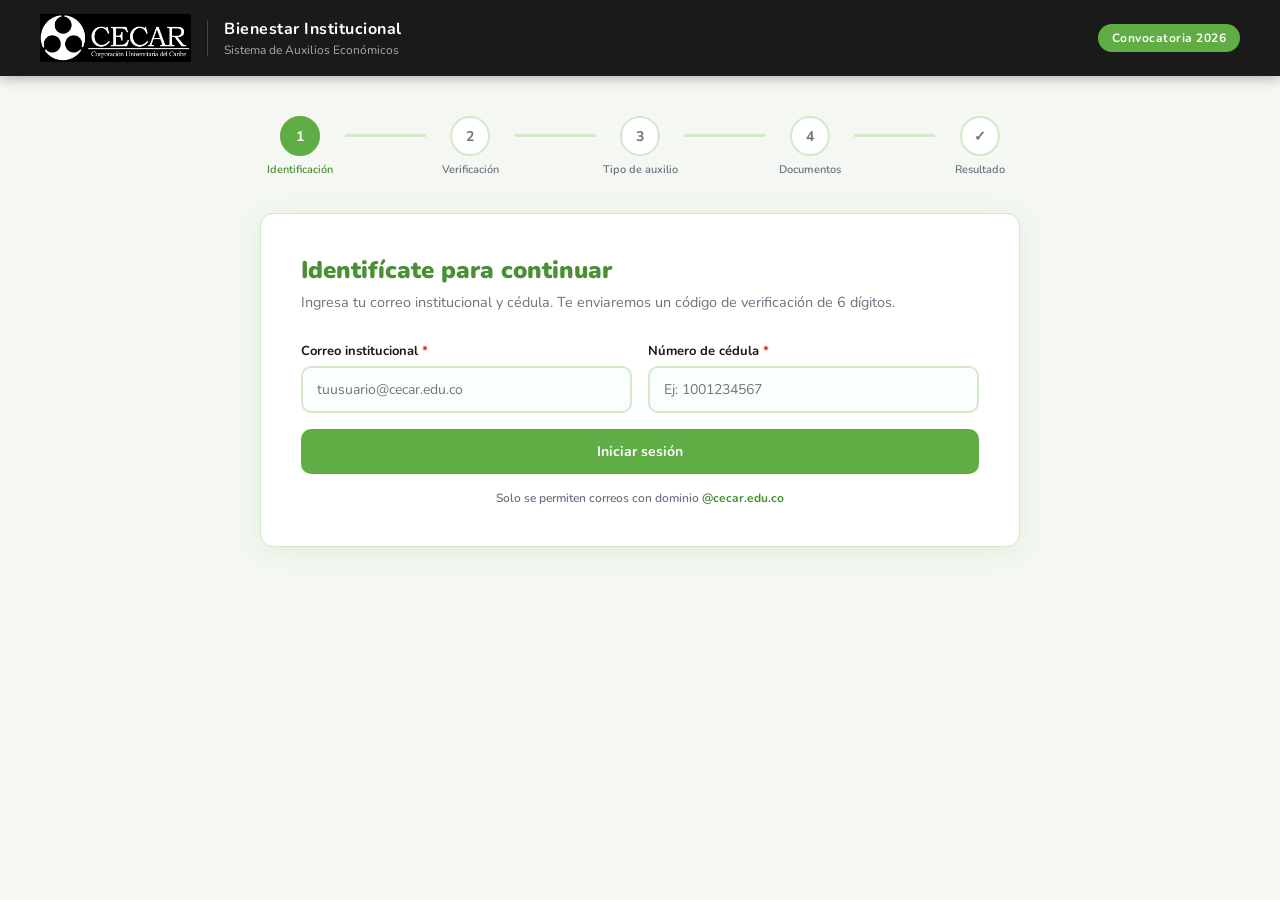
<file: index.html>
<!DOCTYPE html>
<html lang="es">
<head>
<meta charset="UTF-8">
<meta name="viewport" content="width=device-width, initial-scale=1.0">
<title>Auxilios Económicos — CECAR</title>
<link rel="stylesheet" href="css/index.css">
</head>
<body>

<header>
  <img class="header-logo" src="[data-uri]" alt="CECAR">
  <div class="header-divider"></div>
  <div class="header-info">
    <h1>Bienestar Institucional</h1>
    <p>Sistema de Auxilios Económicos</p>
  </div>
  <div class="header-badge">Convocatoria 2026</div>
</header>

<div class="loader-overlay" id="loaderOverlay">
  <div class="loader-box">
    <div class="spinner"></div>
    <p class="loader-texto" id="loaderTexto">Procesando…</p>
  </div>
</div>

<main>

  <div class="convocatoria-cerrada hidden" id="bannerCerrada">
    <div class="icono">🔒</div>
    <h2>Convocatoria cerrada</h2>
    <p>La convocatoria de auxilios económicos no está abierta en este momento.</p>
    <div class="proxima-fecha" id="proximaFechaBox" style="display:none;">
      <strong id="proximaFechaTexto"></strong>
    </div>
  </div>

  <div class="stepper" id="stepperContainer">
    <div class="step active" id="step1"><div class="step-circle">1</div><div class="step-label">Identificación</div></div>
    <div class="step-line" id="line1"></div>
    <div class="step" id="step2"><div class="step-circle">2</div><div class="step-label">Verificación</div></div>
    <div class="step-line" id="line2"></div>
    <div class="step" id="step3"><div class="step-circle">3</div><div class="step-label">Tipo de auxilio</div></div>
    <div class="step-line" id="line3"></div>
    <div class="step" id="step4"><div class="step-circle">4</div><div class="step-label">Documentos</div></div>
    <div class="step-line" id="line4"></div>
    <div class="step" id="step5"><div class="step-circle">✓</div><div class="step-label">Resultado</div></div>
  </div>

  <!-- PASO 1 -->
  <div class="card" id="panelLogin">
    <h2 class="card-title">Identifícate para continuar</h2>
    <p class="card-sub">Ingresa tu correo institucional y cédula. Te enviaremos un código de verificación de 6 dígitos.</p>
    <div id="alertaLogin"></div>
    <div class="form-row">
      <div>
        <label for="correo">Correo institucional <span class="req">*</span></label>
        <input type="email" id="correo" placeholder="tuusuario@cecar.edu.co" autocomplete="email">
      </div>
      <div>
        <label for="cedula">Número de cédula <span class="req">*</span></label>
        <input type="text" id="cedula" placeholder="Ej: 1001234567" autocomplete="off" maxlength="15">
      </div>
    </div>
    <button class="btn btn-primary btn-full" onclick="enviarCodigo()">Iniciar sesión</button>
    
    <p style="margin-top:16px;font-size:12px;color:var(--gris);text-align:center;font-weight:600;">Solo se permiten correos con dominio <strong style="color:var(--verde-oscuro);">@cecar.edu.co</strong></p>
  </div>

  <!-- PASO 2 OTP -->
  <div class="card hidden" id="panelOTP">
    <h2 class="card-title">Verificación de identidad</h2>
    <p class="card-sub">Ingresa el código de 6 dígitos enviado a tu correo institucional.</p>
    <div id="alertaOTP"></div>
    <p class="correo-enviado-a">Código enviado a <strong id="correoDestino"></strong></p>
    <div class="otp-container">
      <input class="otp-input" id="otp0" maxlength="1" type="text" inputmode="numeric" oninput="moverOTP(this,0)" onkeydown="retrocederOTP(event,0)">
      <input class="otp-input" id="otp1" maxlength="1" type="text" inputmode="numeric" oninput="moverOTP(this,1)" onkeydown="retrocederOTP(event,1)">
      <input class="otp-input" id="otp2" maxlength="1" type="text" inputmode="numeric" oninput="moverOTP(this,2)" onkeydown="retrocederOTP(event,2)">
      <input class="otp-input" id="otp3" maxlength="1" type="text" inputmode="numeric" oninput="moverOTP(this,3)" onkeydown="retrocederOTP(event,3)">
      <input class="otp-input" id="otp4" maxlength="1" type="text" inputmode="numeric" oninput="moverOTP(this,4)" onkeydown="retrocederOTP(event,4)">
      <input class="otp-input" id="otp5" maxlength="1" type="text" inputmode="numeric" oninput="moverOTP(this,5)" onkeydown="retrocederOTP(event,5)">
    </div>
    <p class="timer" id="timerTexto">Expira en: <strong id="timerCuenta">10:00</strong></p>
    <div style="margin-top:20px;display:flex;flex-direction:column;gap:10px;">
      <button class="btn btn-primary btn-full" id="btnVerificar" onclick="verificarCodigo()" disabled>✅ Verificar código</button>
      <button class="btn-link" onclick="reenviarCodigo()">¿No recibiste el código? Reenviar</button>
      <button class="btn-link" onclick="volverALogin()">← Cambiar correo o cédula</button>
    </div>
  </div>

  <!-- PASO 3 -->
  <div class="card hidden" id="panelTipoAuxilio">
    <div class="token-info" id="tokenInfo">🔑 Sesión activa · token válido por 24 horas</div>
    <h2 class="card-title">Selecciona el tipo de auxilio</h2>
    <p class="card-sub">Solo puedes solicitar <strong>un tipo de auxilio</strong>. Selecciona el que corresponde a tu situación.</p>
    <div id="alertaTipo"></div>
    <div class="auxilio-grid" id="auxilioGrid"></div>
    <div style="margin-top:24px;display:flex;justify-content:flex-end;">
      <button class="btn btn-primary" id="btnContinuarTipo" onclick="continuarATipo()" disabled>Continuar →</button>
    </div>
  </div>

  <!-- PASO 4 -->
  <div class="card hidden" id="panelArchivo">
    <h2 class="card-title">Carga tus documentos</h2>
    <p class="card-sub">Sube el formulario <strong>F-BI-011</strong> y opcionalmente una carta de solicitud.</p>
    <div id="alertaArchivo"></div>
    <div class="intentos-bar">
      <div class="intento-dot disponible" id="dot1"></div>
      <div class="intento-dot disponible" id="dot2"></div>
      <span class="intentos-texto">2 intentos disponibles</span>
    </div>
    <div class="alerta alerta-info">
      <span>ℹ️</span>
      <div>
        <strong>Requisitos del formulario:</strong>
        <ul style="margin-top:6px;padding-left:16px;font-size:12.5px;">
          <li>Todos los campos obligatorios deben estar diligenciados</li>
          <li>Promedio mínimo: <strong>3.7</strong> (Auxilio Especial requiere <strong>4.0</strong> y mínimo semestre 6)</li>
          <li>Marcar <strong>exactamente una</strong> opción en cada sección de selección</li>
          <li>Debe incluir firma del estudiante</li>
        </ul>
      </div>
    </div>
    <span class="upload-label">Formulario F-BI-011 <span style="color:var(--error);">*</span> <span>(analizado por el agente IA)</span></span>
    <div class="upload-zone" id="uploadZone" onclick="document.getElementById('archivoInput').click()" ondragover="dragOver(event)" ondragleave="dragLeave(event)" ondrop="dropFile(event)">
      <div class="upload-icon">📄</div>
      <div class="upload-text"><strong>Haz clic</strong> o arrastra el formulario aquí</div>
      <div class="upload-text" style="font-size:12px;margin-top:4px;">Solo PDF · Máximo 10MB</div>
      <div class="file-info hidden" id="fileInfo"></div>
    </div>
    <input type="file" id="archivoInput" accept="application/pdf" style="display:none" onchange="archivoSeleccionado(this)">
    <hr class="divider">
    <span class="upload-label">Carta de solicitud <span>(opcional — no analizada por el agente)</span></span>
    <div class="upload-zone" id="uploadZonaCarta" onclick="document.getElementById('cartaInput').click()" ondragover="dragOverCarta(event)" ondragleave="dragLeaveCarta(event)" ondrop="dropCarta(event)">
      <div class="upload-icon">✉️</div>
      <div class="upload-text"><strong>Haz clic</strong> o arrastra la carta aquí</div>
      <div class="upload-text" style="font-size:12px;margin-top:4px;">Solo PDF · Máximo 10MB · Se adjunta al correo sin validación</div>
      <div class="file-info hidden" id="cartaInfo"></div>
    </div>
    <input type="file" id="cartaInput" accept="application/pdf" style="display:none" onchange="cartaSeleccionada(this)">
    <div style="margin-top:24px;display:flex;justify-content:space-between;align-items:center;">
      <button class="btn btn-outline" onclick="volverATipoAuxilio()">← Volver</button>
      <button class="btn btn-naranja" id="btnEnviar" onclick="enviarFormulario()" disabled>🤖 Validar y enviar con IA</button>
    </div>
  </div>

  <!-- PASO 5 -->
  <div class="card hidden" id="panelResultado">
    <div class="resultado" id="contenidoResultado"></div>
    <div style="text-align:center;margin-top:20px;">
      <button class="btn btn-outline" onclick="reiniciar()">Volver al inicio</button>
    </div>
  </div>

</main>
<script src="js/index.js"></script>
</body>
</html>
</file>
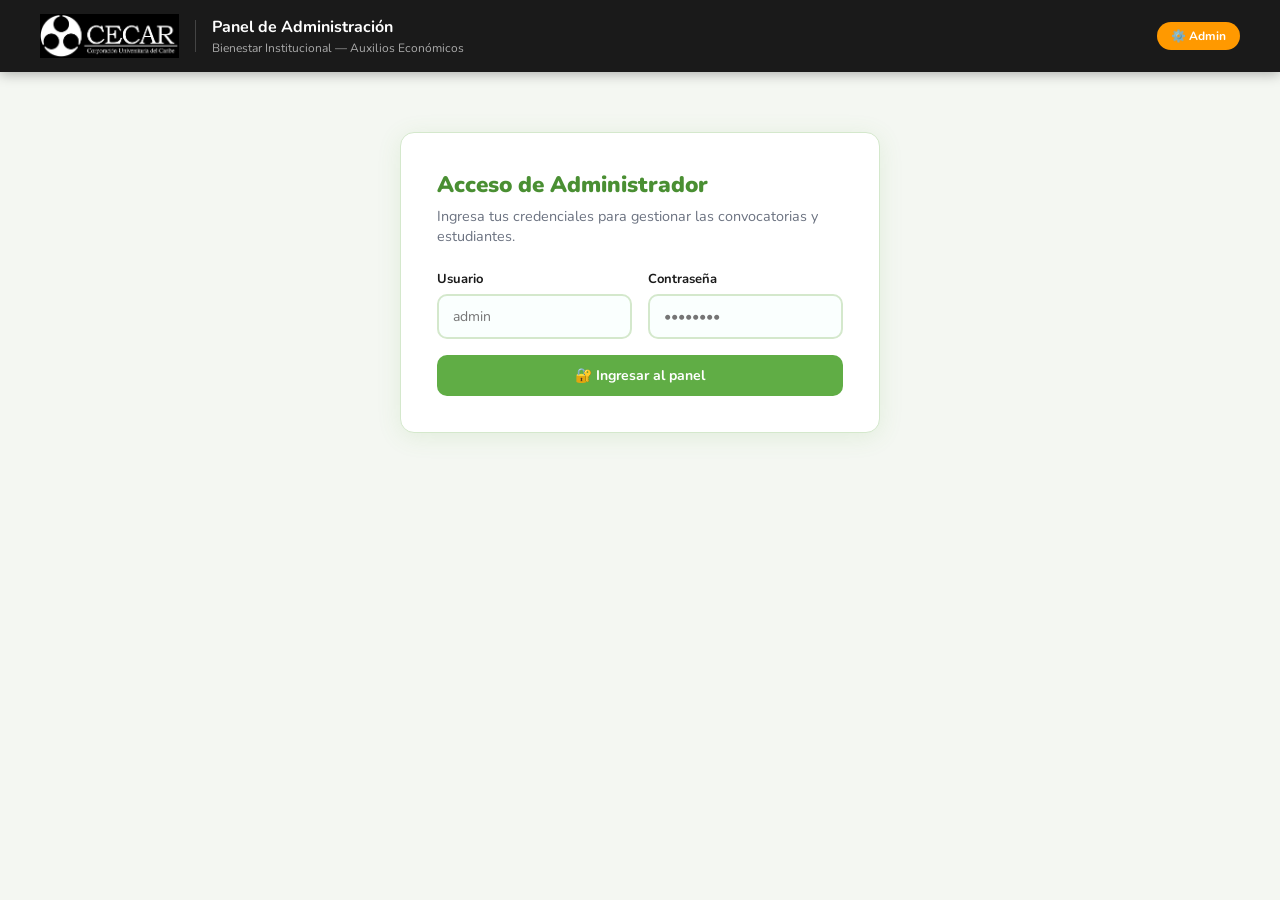
<file: admin.html>
<!DOCTYPE html>
<html lang="es">
<head>
<meta charset="UTF-8">
<meta name="viewport" content="width=device-width, initial-scale=1.0">
<title>Panel Admin — Auxilios CECAR</title>
<link rel="stylesheet" href="css/admin.css">

</head>
<body>
<header>
  <img class="header-logo" src="[data-uri]" alt="CECAR">
  <div class="header-divider"></div>
  <div class="header-info">
    <h1>Panel de Administración</h1>
    <p>Bienestar Institucional — Auxilios Económicos</p>
  </div>
  <div class="header-badge">⚙️ Admin</div>
</header>

<main>
  <!-- LOGIN -->
  <div id="panelLogin" class="card" style="max-width:480px;margin:60px auto;">
    <h2 class="card-title">Acceso de Administrador</h2>
    <p class="card-sub">Ingresa tus credenciales para gestionar las convocatorias y estudiantes.</p>
    <div id="alertaLogin"></div>
    <div class="form-row">
      <div><label>Usuario</label><input type="text" id="inputUsuario" placeholder="admin" autocomplete="off"></div>
      <div><label>Contraseña</label><input type="password" id="inputPassword" placeholder="••••••••"></div>
    </div>
    <button class="btn btn-primary btn-full" onclick="login()">🔐 Ingresar al panel</button>
  </div>

  <!-- PANEL PRINCIPAL -->
  <div id="panelAdmin" class="hidden">
    <div id="estadoBanner" class="estado-banner banner-cerrada">
      <div class="banner-icon" id="bannerIcon">🔴</div>
      <div class="banner-texto"><h3 id="bannerTitulo">Convocatoria CERRADA</h3><p id="bannerDesc">No hay convocatoria activa.</p></div>
      <div style="margin-left:auto;"><button class="btn btn-outline" onclick="cerrarSesion()">Cerrar sesión</button></div>
    </div>

    <div class="stats-grid">
      <div class="stat-card"><div class="stat-numero" id="statTotal">-</div><div class="stat-label">Total solicitudes</div></div>
      <div class="stat-card" style="border-top-color:#16a34a;"><div class="stat-numero" id="statEnviadas" style="color:#16a34a;">-</div><div class="stat-label">Enviadas</div></div>
      <div class="stat-card" style="border-top-color:#dc2626;"><div class="stat-numero" id="statRechazadas" style="color:#dc2626;">-</div><div class="stat-label">Rechazadas</div></div>
      <div class="stat-card" style="border-top-color:var(--naranja);"><div class="stat-numero" id="statPendientes" style="color:var(--naranja);">-</div><div class="stat-label">Pendientes</div></div>
    </div>

    <div class="tabs">
      <div class="tab active" onclick="cambiarTab('convocatorias')">📅 Convocatorias</div>
      <div class="tab" onclick="cambiarTab('estudiantes')">👥 Estudiantes</div>
    </div>

    <!-- TAB CONVOCATORIAS -->
    <div id="tabConvocatorias" style="display:block;">
      <div class="card">
        <h2 class="card-title">Nueva Convocatoria</h2>
        <p class="card-sub">Programa una nueva convocatoria con sus fechas de apertura y cierre.</p>
        <div id="alertaCrear"></div>
        <div class="form-row triple">
          <div><label>Nombre</label><input type="text" id="inputNombre" placeholder="Ej: Convocatoria II-2026"></div>
          <div><label>Fecha de apertura</label><input type="date" id="inputInicio"></div>
          <div><label>Fecha de cierre</label><input type="date" id="inputFin"></div>
        </div>
        <button class="btn btn-primary" onclick="crearConvocatoria()">+ Crear convocatoria</button>
      </div>
      <div class="card">
        <h2 class="card-title">Convocatorias Registradas</h2>
        <p class="card-sub">Activa o desactiva convocatorias. Solo puede haber una activa a la vez.</p>
        <div id="alertaLista"></div>
        <div id="cargandoLista" style="text-align:center;padding:20px;"><div class="spinner"></div></div>
        <table id="tablaConvocatorias" class="hidden">
          <thead><tr><th>Nombre</th><th>Apertura</th><th>Cierre</th><th>Estado</th><th>Acciones</th></tr></thead>
          <tbody id="cuerpoTablaConv"></tbody>
        </table>
        <p id="sinConvocatorias" class="hidden" style="color:var(--gris);text-align:center;padding:20px;">No hay convocatorias registradas aún.</p>
      </div>
    </div>

    <!-- TAB ESTUDIANTES -->
    <div id="tabEstudiantes" style="display:none;">
      <div class="card">
        <h2 class="card-title">Estudiantes y Solicitudes</h2>
        <p class="card-sub">Gestiona las solicitudes. Reinicia los intentos si un estudiante agotó sus oportunidades.</p>
        <div id="alertaEstudiantes"></div>
        <div class="search-bar">
          <input type="text" id="buscarEstudiante" placeholder="Buscar por correo o cédula..." oninput="filtrarEstudiantes()">
          <button class="btn btn-outline" onclick="cargarEstudiantes()">🔄 Actualizar</button>
        </div>
        <div id="cargandoEstudiantes" style="text-align:center;padding:20px;"><div class="spinner"></div></div>
        <table id="tablaEstudiantes" class="hidden">
          <thead><tr><th>Correo institucional</th><th>Cédula</th><th>Tipo de auxilio</th><th>Estado</th><th>Intentos</th><th>Fecha</th><th>Acciones</th></tr></thead>
          <tbody id="cuerpoTablaEst"></tbody>
        </table>
        <p id="sinEstudiantes" class="hidden" style="color:var(--gris);text-align:center;padding:20px;">No hay estudiantes registrados aún.</p>
      </div>
    </div>
  </div>
</main>
<script src="js/admin.js"></script>
</body>
</html>
</file>
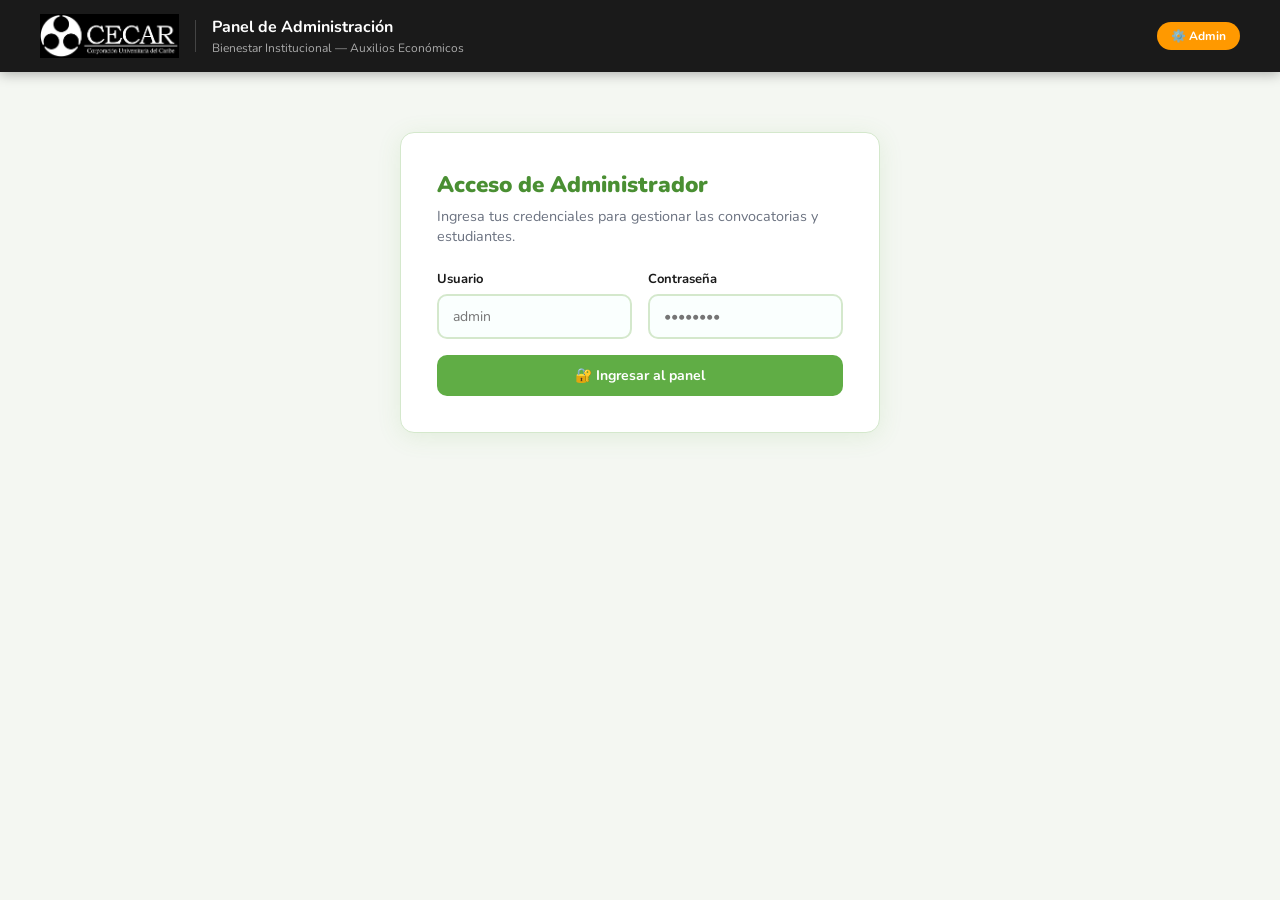
<file: Desktop/TRABAJO BANDA/admin.html>
<!DOCTYPE html>
<html lang="es">
<head>
<meta charset="UTF-8">
<meta name="viewport" content="width=device-width, initial-scale=1.0">
<title>Panel Admin — Auxilios CECAR</title>
<link rel="stylesheet" href="css/admin.css">

</head>
<body>
<header>
  <img class="header-logo" src="[data-uri]" alt="CECAR">
  <div class="header-divider"></div>
  <div class="header-info">
    <h1>Panel de Administración</h1>
    <p>Bienestar Institucional — Auxilios Económicos</p>
  </div>
  <div class="header-badge">⚙️ Admin</div>
</header>

<main>
  <!-- LOGIN -->
  <div id="panelLogin" class="card" style="max-width:480px;margin:60px auto;">
    <h2 class="card-title">Acceso de Administrador</h2>
    <p class="card-sub">Ingresa tus credenciales para gestionar las convocatorias y estudiantes.</p>
    <div id="alertaLogin"></div>
    <div class="form-row">
      <div><label>Usuario</label><input type="text" id="inputUsuario" placeholder="admin" autocomplete="off"></div>
      <div><label>Contraseña</label><input type="password" id="inputPassword" placeholder="••••••••"></div>
    </div>
    <button class="btn btn-primary btn-full" onclick="login()">🔐 Ingresar al panel</button>
  </div>

  <!-- PANEL PRINCIPAL -->
  <div id="panelAdmin" class="hidden">
    <div id="estadoBanner" class="estado-banner banner-cerrada">
      <div class="banner-icon" id="bannerIcon">🔴</div>
      <div class="banner-texto"><h3 id="bannerTitulo">Convocatoria CERRADA</h3><p id="bannerDesc">No hay convocatoria activa.</p></div>
      <div style="margin-left:auto;"><button class="btn btn-outline" onclick="cerrarSesion()">Cerrar sesión</button></div>
    </div>

    <div class="stats-grid">
      <div class="stat-card"><div class="stat-numero" id="statTotal">-</div><div class="stat-label">Total solicitudes</div></div>
      <div class="stat-card" style="border-top-color:#16a34a;"><div class="stat-numero" id="statEnviadas" style="color:#16a34a;">-</div><div class="stat-label">Enviadas</div></div>
      <div class="stat-card" style="border-top-color:#dc2626;"><div class="stat-numero" id="statRechazadas" style="color:#dc2626;">-</div><div class="stat-label">Rechazadas</div></div>
      <div class="stat-card" style="border-top-color:var(--naranja);"><div class="stat-numero" id="statPendientes" style="color:var(--naranja);">-</div><div class="stat-label">Pendientes</div></div>
    </div>

    <div class="tabs">
      <div class="tab active" onclick="cambiarTab('convocatorias')">📅 Convocatorias</div>
      <div class="tab" onclick="cambiarTab('estudiantes')">👥 Estudiantes</div>
    </div>

    <!-- TAB CONVOCATORIAS -->
    <div id="tabConvocatorias" style="display:block;">
      <div class="card">
        <h2 class="card-title">Nueva Convocatoria</h2>
        <p class="card-sub">Programa una nueva convocatoria con sus fechas de apertura y cierre.</p>
        <div id="alertaCrear"></div>
        <div class="form-row triple">
          <div><label>Nombre</label><input type="text" id="inputNombre" placeholder="Ej: Convocatoria II-2026"></div>
          <div><label>Fecha de apertura</label><input type="date" id="inputInicio"></div>
          <div><label>Fecha de cierre</label><input type="date" id="inputFin"></div>
        </div>
        <button class="btn btn-primary" onclick="crearConvocatoria()">+ Crear convocatoria</button>
      </div>
      <div class="card">
        <h2 class="card-title">Convocatorias Registradas</h2>
        <p class="card-sub">Activa o desactiva convocatorias. Solo puede haber una activa a la vez.</p>
        <div id="alertaLista"></div>
        <div id="cargandoLista" style="text-align:center;padding:20px;"><div class="spinner"></div></div>
        <table id="tablaConvocatorias" class="hidden">
          <thead><tr><th>Nombre</th><th>Apertura</th><th>Cierre</th><th>Estado</th><th>Acciones</th></tr></thead>
          <tbody id="cuerpoTablaConv"></tbody>
        </table>
        <p id="sinConvocatorias" class="hidden" style="color:var(--gris);text-align:center;padding:20px;">No hay convocatorias registradas aún.</p>
      </div>
    </div>

    <!-- TAB ESTUDIANTES -->
    <div id="tabEstudiantes" style="display:none;">
      <div class="card">
        <h2 class="card-title">Estudiantes y Solicitudes</h2>
        <p class="card-sub">Gestiona las solicitudes. Reinicia los intentos si un estudiante agotó sus oportunidades.</p>
        <div id="alertaEstudiantes"></div>
        <div class="search-bar">
          <input type="text" id="buscarEstudiante" placeholder="Buscar por correo o cédula..." oninput="filtrarEstudiantes()">
          <button class="btn btn-outline" onclick="cargarEstudiantes()">🔄 Actualizar</button>
        </div>
        <div id="cargandoEstudiantes" style="text-align:center;padding:20px;"><div class="spinner"></div></div>
        <table id="tablaEstudiantes" class="hidden">
          <thead><tr><th>Correo institucional</th><th>Cédula</th><th>Tipo de auxilio</th><th>Estado</th><th>Intentos</th><th>Fecha</th><th>Acciones</th></tr></thead>
          <tbody id="cuerpoTablaEst"></tbody>
        </table>
        <p id="sinEstudiantes" class="hidden" style="color:var(--gris);text-align:center;padding:20px;">No hay estudiantes registrados aún.</p>
      </div>
    </div>
  </div>
</main>
<script src="js/admin.js"></script>
</body>
</html>
</file>
<file: css/index.css>
@import url('https://fonts.googleapis.com/css2?family=Nunito:wght@400;600;700;900&display=swap');

:root {
  --verde:        #60ad45;
  --verde-oscuro: #4a8f33;
  --verde-claro:  #e8f5e2;
  --naranja:      #ff9900;
  --naranja-c:    #ffb84d;
  --gris-m:       #82829f;
  --bg:           #f4f7f2;
  --blanco:       #ffffff;
  --texto:        #1a1a1a;
  --gris:         #6b7280;
  --error:        #dc2626;
  --exito:        #16a34a;
  --borde:        #d4e8cc;
  --radio:        14px;
  --sombra:       0 4px 24px rgba(96,173,69,0.12);
}

* { box-sizing: border-box; margin: 0; padding: 0; }
body { font-family: 'Nunito', sans-serif; background: var(--bg); color: var(--texto); min-height: 100vh; }

/* HEADER */
header {
  background: #1a1a1a;
  padding: 14px 40px;
  display: flex; align-items: center; gap: 16px;
  box-shadow: 0 2px 12px rgba(0,0,0,0.3);
}
.header-logo { height: 48px; width: auto; }
.header-divider { width: 1px; height: 36px; background: #444; }
.header-info h1 { font-size: 1rem; font-weight: 700; color: #fff; letter-spacing: 0.5px; }
.header-info p  { font-size: 0.75rem; color: #aaa; margin-top: 2px; }
.header-badge {
  margin-left: auto;
  background: var(--verde); color: #fff;
  padding: 6px 14px; border-radius: 99px;
  font-size: 12px; font-weight: 700; letter-spacing: 0.5px;
}

main { max-width: 800px; margin: 40px auto; padding: 0 20px 60px; }

/* STEPPER */
.stepper { display: flex; align-items: center; margin-bottom: 36px; }
.step { display: flex; flex-direction: column; align-items: center; gap: 6px; flex: 1; }
.step-circle {
  width: 40px; height: 40px; border-radius: 50%;
  border: 2.5px solid var(--borde); background: var(--blanco);
  display: flex; align-items: center; justify-content: center;
  font-weight: 700; font-size: 14px; color: var(--gris);
  transition: all .3s;
}
.step.active .step-circle { border-color: var(--verde); background: var(--verde); color: #fff; }
.step.done .step-circle   { border-color: var(--verde-oscuro); background: var(--verde-oscuro); color: #fff; }
.step-label { font-size: 11px; color: var(--gris); text-align: center; font-weight: 600; }
.step.active .step-label  { color: var(--verde-oscuro); }
.step.done .step-label    { color: var(--verde-oscuro); }
.step-line { flex: 1; height: 2.5px; background: var(--borde); margin: 0 4px; margin-bottom: 22px; }
.step-line.done { background: var(--verde); }

/* CARD */
.card {
  background: var(--blanco); border-radius: var(--radio);
  box-shadow: var(--sombra); padding: 40px;
  border: 1px solid var(--borde);
}
.card-title { font-size: 1.5rem; font-weight: 900; color: var(--verde-oscuro); margin-bottom: 6px; }
.card-sub   { color: var(--gris); font-size: 0.9rem; margin-bottom: 28px; line-height: 1.5; }

/* FORM */
.form-row { display: grid; grid-template-columns: 1fr 1fr; gap: 16px; margin-bottom: 16px; }
label { display: block; font-size: 13px; font-weight: 700; color: var(--texto); margin-bottom: 6px; }
label span.req { color: var(--error); }
input[type=text], input[type=email], input[type=password] {
  width: 100%; padding: 12px 14px;
  border: 2px solid var(--borde); border-radius: 10px;
  font-family: 'Nunito', sans-serif; font-size: 14px;
  color: var(--texto); background: #fafffe;
  transition: border .2s, box-shadow .2s; outline: none;
}
input:focus { border-color: var(--verde); box-shadow: 0 0 0 3px rgba(96,173,69,0.15); }

/* AUXILIO GRID */
.auxilio-card { width: 200px; }
.auxilio-grid { display: flex; justify-content: center; gap: 12px; margin-bottom: 8px; }

.auxilio-card {
  border: 2px solid var(--borde); border-radius: var(--radio);
  padding: 18px 12px; cursor: pointer; transition: all .25s;
  text-align: center; background: #fafffe; position: relative;
}
.auxilio-card:hover  { border-color: var(--verde); background: var(--verde-claro); }
.auxilio-card.selected { border-color: var(--verde-oscuro); background: var(--verde-claro); box-shadow: 0 0 0 3px rgba(96,173,69,0.2); }
.auxilio-icon   { font-size: 1.8rem; margin-bottom: 8px; }
.auxilio-nombre { font-weight: 700; font-size: 12px; color: var(--texto); }
.auxilio-desc   { font-size: 11px; color: var(--gris); margin-top: 3px; }
.check-badge {
  position: absolute; top: -8px; right: -8px;
  width: 22px; height: 22px; background: var(--verde-oscuro); color: #fff;
  border-radius: 50%; display: none; align-items: center; justify-content: center; font-size: 12px;
}
.auxilio-card.selected .check-badge { display: flex; }

/* UPLOAD */
.upload-zone {
  border: 2px dashed var(--borde); border-radius: var(--radio);
  padding: 28px 20px; text-align: center; cursor: pointer;
  transition: all .25s; background: #fafffe;
}
.upload-zone:hover, .upload-zone.dragover { border-color: var(--verde); background: var(--verde-claro); }
.upload-zone.has-file { border-color: var(--verde-oscuro); background: #e8f5e2; border-style: solid; }
.upload-icon  { font-size: 2rem; margin-bottom: 8px; }
.upload-text  { font-size: 14px; color: var(--gris); }
.upload-text strong { color: var(--verde-oscuro); }
.file-info    { font-size: 13px; color: var(--verde-oscuro); font-weight: 700; margin-top: 8px; }
.upload-label { font-size: 13px; font-weight: 700; color: var(--texto); margin-bottom: 8px; display: block; }
.upload-label span { color: var(--gris); font-weight: 600; }
.divider { border: none; border-top: 1px solid var(--borde); margin: 20px 0; }

/* INTENTOS */
.intentos-bar { display: flex; gap: 8px; align-items: center; margin-bottom: 20px; }
.intento-dot  { width: 12px; height: 12px; border-radius: 50%; background: var(--borde); }
.intento-dot.usado     { background: var(--error); }
.intento-dot.disponible { background: var(--verde); }
.intentos-texto { font-size: 12px; color: var(--gris); font-weight: 600; }

/* BOTONES */
.btn {
  display: inline-flex; align-items: center; justify-content: center; gap: 8px;
  padding: 13px 28px; border-radius: 10px;
  font-family: 'Nunito', sans-serif; font-size: 14px; font-weight: 700;
  border: none; cursor: pointer; transition: all .2s;
}
.btn-primary { background: var(--verde); color: #fff; }
.btn-primary:hover { background: var(--verde-oscuro); transform: translateY(-1px); box-shadow: 0 4px 16px rgba(96,173,69,0.35); }
.btn-primary:disabled { opacity: .5; cursor: not-allowed; transform: none; }
.btn-outline  { background: transparent; color: var(--verde-oscuro); border: 2px solid var(--verde); }
.btn-outline:hover { background: var(--verde-claro); }
.btn-naranja  { background: var(--naranja); color: #fff; }
.btn-naranja:hover { background: #e68a00; transform: translateY(-1px); }
.btn-link     { background: transparent; color: var(--verde-oscuro); border: none; font-size: 13px; padding: 4px 0; cursor: pointer; text-decoration: underline; font-family: 'Nunito', sans-serif; font-weight: 600; }
.btn-full     { width: 100%; }

/* ALERTAS */
.alerta { padding: 14px 16px; border-radius: 10px; font-size: 13.5px; display: flex; align-items: flex-start; gap: 10px; margin-bottom: 20px; animation: fadeIn .3s; }
.alerta-error  { background: #fef2f2; border: 1.5px solid #fecaca; color: #991b1b; }
.alerta-exito  { background: #f0fdf4; border: 1.5px solid #86efac; color: #166534; }
.alerta-aviso  { background: #fffbeb; border: 1.5px solid #fde68a; color: #92400e; }
.alerta-info   { background: var(--verde-claro); border: 1.5px solid #b3dba3; color: #2d6a1f; }

/* RESULTADO */
.resultado        { text-align: center; padding: 20px 0; }
.resultado-icono  { font-size: 4rem; margin-bottom: 16px; }
.resultado-titulo { font-size: 1.6rem; font-weight: 900; margin-bottom: 10px; }
.resultado-msg    { color: var(--gris); font-size: 14px; max-width: 420px; margin: 0 auto 24px; line-height: 1.6; }

/* LOADER */
.loader-overlay { position: fixed; inset: 0; background: rgba(26,26,26,0.15); display: none; align-items: center; justify-content: center; z-index: 999; backdrop-filter: blur(4px); }
.loader-overlay.visible { display: flex; }
.loader-box { background: #fff; border-radius: 16px; padding: 40px 50px; text-align: center; box-shadow: 0 20px 60px rgba(0,0,0,0.15); border-top: 4px solid var(--verde); }
.spinner { width: 48px; height: 48px; border: 4px solid var(--borde); border-top-color: var(--verde); border-radius: 50%; animation: spin 0.8s linear infinite; margin: 0 auto 16px; }
.loader-texto { font-size: 14px; color: var(--gris); font-weight: 600; }

/* LISTAS */
.lista-errores { list-style: none; }
.lista-errores li { padding: 4px 0; padding-left: 18px; position: relative; }
.lista-errores li::before { content: "•"; position: absolute; left: 0; color: var(--error); }

/* TOKEN INFO */
.token-info { background: var(--verde-claro); border: 1.5px solid #b3dba3; border-radius: 10px; padding: 10px 14px; font-size: 12px; color: var(--verde-oscuro); margin-bottom: 20px; display: flex; gap: 8px; align-items: center; font-weight: 600; }

/* CONVOCATORIA CERRADA */
.convocatoria-cerrada { background: #fff7ed; border: 2px solid var(--naranja); border-radius: var(--radio); padding: 32px; text-align: center; margin-bottom: 24px; }
.convocatoria-cerrada .icono { font-size: 3rem; margin-bottom: 12px; }
.convocatoria-cerrada h2 { font-size: 1.4rem; font-weight: 900; color: #c2410c; margin-bottom: 8px; }
.convocatoria-cerrada p  { color: #78350f; font-size: 14px; line-height: 1.6; }
.proxima-fecha { background: var(--verde-claro); border: 1.5px solid var(--verde); border-radius: 10px; padding: 14px 20px; margin-top: 16px; display: inline-block; }
.proxima-fecha strong { color: var(--verde-oscuro); font-size: 15px; }

/* OTP */
.otp-container { display: flex; gap: 10px; justify-content: center; margin: 20px 0; }
.otp-input { width: 52px; height: 62px; text-align: center; font-size: 26px; font-weight: 900; border: 2.5px solid var(--borde); border-radius: 12px; background: #fafffe; outline: none; transition: border .2s, box-shadow .2s; color: var(--verde-oscuro); font-family: 'Nunito', sans-serif; }
.otp-input:focus { border-color: var(--verde); box-shadow: 0 0 0 3px rgba(96,173,69,0.2); }
.otp-input.filled { border-color: var(--verde); background: var(--verde-claro); }
.correo-enviado-a { font-size: 13px; color: var(--gris); text-align: center; margin-bottom: 16px; font-weight: 600; }
.correo-enviado-a strong { color: var(--texto); }
.timer { font-size: 12px; color: var(--gris); text-align: center; margin-top: 8px; font-weight: 600; }
.timer.urgente { color: var(--error); font-weight: 700; }

@keyframes spin    { to { transform: rotate(360deg); } }
@keyframes fadeIn  { from { opacity: 0; transform: translateY(-6px); } to { opacity: 1; transform: none; } }
.hidden { display: none !important; }

@media(max-width:600px) {
  .form-row { grid-template-columns: 1fr; }
  .auxilio-grid { grid-template-columns: 1fr 1fr; }
  .card { padding: 24px; }
  header { padding: 14px 20px; }
  .otp-input { width: 42px; height: 52px; font-size: 20px; }
}
</file>
<file: css/admin.css>
@import url('https://fonts.googleapis.com/css2?family=Nunito:wght@400;600;700;900&display=swap');
:root{
  --verde:#60ad45;--verde-oscuro:#4a8f33;--verde-claro:#e8f5e2;
  --naranja:#ff9900;--gris-m:#82829f;
  --bg:#f4f7f2;--blanco:#ffffff;--texto:#1a1a1a;--gris:#6b7280;
  --error:#dc2626;--exito:#16a34a;--borde:#d4e8cc;--radio:14px;
  --sombra:0 4px 24px rgba(96,173,69,0.12);
}
*{box-sizing:border-box;margin:0;padding:0;}
body{font-family:'Nunito',sans-serif;background:var(--bg);color:var(--texto);min-height:100vh;}
header{background:#1a1a1a;padding:14px 40px;display:flex;align-items:center;gap:16px;box-shadow:0 2px 12px rgba(0,0,0,0.3);}
.header-logo{height:44px;width:auto;}
.header-divider{width:1px;height:32px;background:#444;}
.header-info h1{font-size:1rem;font-weight:700;color:#fff;}
.header-info p{font-size:0.75rem;color:#aaa;margin-top:2px;}
.header-badge{margin-left:auto;background:var(--naranja);color:#fff;padding:6px 14px;border-radius:99px;font-size:12px;font-weight:700;}
main{max-width:1050px;margin:40px auto;padding:0 20px 60px;}
.card{background:var(--blanco);border-radius:var(--radio);box-shadow:var(--sombra);padding:36px;border:1px solid var(--borde);margin-bottom:24px;}
.card-title{font-size:1.4rem;font-weight:900;color:var(--verde-oscuro);margin-bottom:6px;}
.card-sub{color:var(--gris);font-size:0.9rem;margin-bottom:24px;}
.form-row{display:grid;grid-template-columns:1fr 1fr;gap:16px;margin-bottom:16px;}
.form-row.triple{grid-template-columns:1fr 1fr 1fr;}
label{display:block;font-size:13px;font-weight:700;margin-bottom:6px;}
input[type=text],input[type=password],input[type=date]{width:100%;padding:11px 14px;border:2px solid var(--borde);border-radius:10px;font-family:'Nunito',sans-serif;font-size:14px;background:#fafffe;outline:none;transition:border .2s;}
input:focus{border-color:var(--verde);box-shadow:0 0 0 3px rgba(96,173,69,0.15);}
.btn{display:inline-flex;align-items:center;justify-content:center;gap:8px;padding:11px 22px;border-radius:10px;font-family:'Nunito',sans-serif;font-size:14px;font-weight:700;border:none;cursor:pointer;transition:all .2s;}
.btn-primary{background:var(--verde);color:#fff;}
.btn-primary:hover{background:var(--verde-oscuro);transform:translateY(-1px);}
.btn-full{width:100%;}
.btn-success{background:#16a34a;color:#fff;}
.btn-success:hover{background:#15803d;}
.btn-danger{background:var(--error);color:#fff;}
.btn-danger:hover{background:#b91c1c;}
.btn-warning{background:var(--naranja);color:#fff;}
.btn-warning:hover{background:#e68a00;}
.btn-outline{background:transparent;color:var(--verde-oscuro);border:2px solid var(--verde);}
.btn-outline:hover{background:var(--verde-claro);}
.btn-sm{padding:6px 12px;font-size:12px;}
.alerta{padding:14px 16px;border-radius:10px;font-size:13.5px;display:flex;align-items:flex-start;gap:10px;margin-bottom:16px;animation:fadeIn .3s;}
.alerta-error{background:#fef2f2;border:1.5px solid #fecaca;color:#991b1b;}
.alerta-exito{background:#f0fdf4;border:1.5px solid #86efac;color:#166534;}
.alerta-info{background:var(--verde-claro);border:1.5px solid #b3dba3;color:#2d6a1f;}
.badge{display:inline-block;padding:3px 10px;border-radius:99px;font-size:11px;font-weight:700;}
.badge-activa{background:#dcfce7;color:#166534;}
.badge-cerrada{background:#fee2e2;color:#991b1b;}
.badge-futura{background:#eff6ff;color:#1e40af;}
.badge-enviado{background:#dcfce7;color:#166534;}
.badge-pendiente{background:#fffbeb;color:#92400e;}
.badge-rechazado{background:#fee2e2;color:#991b1b;}
.badge-error{background:#fff7ed;color:#c2410c;}
.badge-validando{background:#f0f9ff;color:#0369a1;}
table{width:100%;border-collapse:collapse;font-size:13px;}
th{background:#1a1a1a;color:#fff;padding:11px 12px;text-align:left;font-size:12px;font-weight:700;}
th:first-child{border-radius:8px 0 0 0;}
th:last-child{border-radius:0 8px 0 0;}
td{padding:11px 12px;border-bottom:1px solid var(--borde);}
tr:hover td{background:var(--verde-claro);}
.acciones{display:flex;gap:6px;flex-wrap:wrap;}
.estado-banner{border-radius:var(--radio);padding:20px 24px;display:flex;align-items:center;gap:16px;margin-bottom:24px;}
.banner-abierta{background:#f0fdf4;border:2px solid var(--verde);}
.banner-cerrada{background:#fef2f2;border:2px solid var(--error);}
.banner-icon{font-size:2.5rem;}
.banner-texto h3{font-size:1.1rem;font-weight:900;}
.banner-texto p{font-size:13px;color:var(--gris);margin-top:4px;}
.hidden{display:none!important;}
.spinner{width:22px;height:22px;border:3px solid var(--borde);border-top-color:var(--verde);border-radius:50%;animation:spin .7s linear infinite;display:inline-block;}
.tabs{display:flex;gap:0;margin-bottom:24px;border-bottom:3px solid var(--borde);}
.tab{padding:12px 24px;cursor:pointer;font-size:14px;font-weight:700;color:var(--gris);border-bottom:3px solid transparent;margin-bottom:-3px;transition:all .2s;border-radius:8px 8px 0 0;}
.tab.active{color:var(--verde-oscuro);border-bottom-color:var(--verde);background:var(--verde-claro);}
.tab:hover{color:var(--verde-oscuro);background:var(--verde-claro);}
.stats-grid{display:grid;grid-template-columns:repeat(4,1fr);gap:16px;margin-bottom:28px;}
.stat-card{background:var(--blanco);border-radius:var(--radio);padding:20px;border:1px solid var(--borde);text-align:center;border-top:4px solid var(--verde);}
.stat-numero{font-size:2.2rem;font-weight:900;color:var(--verde-oscuro);}
.stat-label{font-size:12px;color:var(--gris);margin-top:4px;font-weight:600;}
.search-bar{display:flex;gap:10px;margin-bottom:16px;}
.search-bar input{flex:1;}
@keyframes spin{to{transform:rotate(360deg);}}
@keyframes fadeIn{from{opacity:0;transform:translateY(-4px);}to{opacity:1;}}
@media(max-width:700px){.form-row,.form-row.triple{grid-template-columns:1fr;}.stats-grid{grid-template-columns:1fr 1fr;}.card{padding:20px;}header{padding:14px 20px;}}
</file>
<file: Desktop/TRABAJO BANDA/css/admin.css>
@import url('https://fonts.googleapis.com/css2?family=Nunito:wght@400;600;700;900&display=swap');
:root{
  --verde:#60ad45;--verde-oscuro:#4a8f33;--verde-claro:#e8f5e2;
  --naranja:#ff9900;--gris-m:#82829f;
  --bg:#f4f7f2;--blanco:#ffffff;--texto:#1a1a1a;--gris:#6b7280;
  --error:#dc2626;--exito:#16a34a;--borde:#d4e8cc;--radio:14px;
  --sombra:0 4px 24px rgba(96,173,69,0.12);
}
*{box-sizing:border-box;margin:0;padding:0;}
body{font-family:'Nunito',sans-serif;background:var(--bg);color:var(--texto);min-height:100vh;}
header{background:#1a1a1a;padding:14px 40px;display:flex;align-items:center;gap:16px;box-shadow:0 2px 12px rgba(0,0,0,0.3);}
.header-logo{height:44px;width:auto;}
.header-divider{width:1px;height:32px;background:#444;}
.header-info h1{font-size:1rem;font-weight:700;color:#fff;}
.header-info p{font-size:0.75rem;color:#aaa;margin-top:2px;}
.header-badge{margin-left:auto;background:var(--naranja);color:#fff;padding:6px 14px;border-radius:99px;font-size:12px;font-weight:700;}
main{max-width:1050px;margin:40px auto;padding:0 20px 60px;}
.card{background:var(--blanco);border-radius:var(--radio);box-shadow:var(--sombra);padding:36px;border:1px solid var(--borde);margin-bottom:24px;}
.card-title{font-size:1.4rem;font-weight:900;color:var(--verde-oscuro);margin-bottom:6px;}
.card-sub{color:var(--gris);font-size:0.9rem;margin-bottom:24px;}
.form-row{display:grid;grid-template-columns:1fr 1fr;gap:16px;margin-bottom:16px;}
.form-row.triple{grid-template-columns:1fr 1fr 1fr;}
label{display:block;font-size:13px;font-weight:700;margin-bottom:6px;}
input[type=text],input[type=password],input[type=date]{width:100%;padding:11px 14px;border:2px solid var(--borde);border-radius:10px;font-family:'Nunito',sans-serif;font-size:14px;background:#fafffe;outline:none;transition:border .2s;}
input:focus{border-color:var(--verde);box-shadow:0 0 0 3px rgba(96,173,69,0.15);}
.btn{display:inline-flex;align-items:center;justify-content:center;gap:8px;padding:11px 22px;border-radius:10px;font-family:'Nunito',sans-serif;font-size:14px;font-weight:700;border:none;cursor:pointer;transition:all .2s;}
.btn-primary{background:var(--verde);color:#fff;}
.btn-primary:hover{background:var(--verde-oscuro);transform:translateY(-1px);}
.btn-full{width:100%;}
.btn-success{background:#16a34a;color:#fff;}
.btn-success:hover{background:#15803d;}
.btn-danger{background:var(--error);color:#fff;}
.btn-danger:hover{background:#b91c1c;}
.btn-warning{background:var(--naranja);color:#fff;}
.btn-warning:hover{background:#e68a00;}
.btn-outline{background:transparent;color:var(--verde-oscuro);border:2px solid var(--verde);}
.btn-outline:hover{background:var(--verde-claro);}
.btn-sm{padding:6px 12px;font-size:12px;}
.alerta{padding:14px 16px;border-radius:10px;font-size:13.5px;display:flex;align-items:flex-start;gap:10px;margin-bottom:16px;animation:fadeIn .3s;}
.alerta-error{background:#fef2f2;border:1.5px solid #fecaca;color:#991b1b;}
.alerta-exito{background:#f0fdf4;border:1.5px solid #86efac;color:#166534;}
.alerta-info{background:var(--verde-claro);border:1.5px solid #b3dba3;color:#2d6a1f;}
.badge{display:inline-block;padding:3px 10px;border-radius:99px;font-size:11px;font-weight:700;}
.badge-activa{background:#dcfce7;color:#166534;}
.badge-cerrada{background:#fee2e2;color:#991b1b;}
.badge-futura{background:#eff6ff;color:#1e40af;}
.badge-enviado{background:#dcfce7;color:#166534;}
.badge-pendiente{background:#fffbeb;color:#92400e;}
.badge-rechazado{background:#fee2e2;color:#991b1b;}
.badge-error{background:#fff7ed;color:#c2410c;}
.badge-validando{background:#f0f9ff;color:#0369a1;}
table{width:100%;border-collapse:collapse;font-size:13px;}
th{background:#1a1a1a;color:#fff;padding:11px 12px;text-align:left;font-size:12px;font-weight:700;}
th:first-child{border-radius:8px 0 0 0;}
th:last-child{border-radius:0 8px 0 0;}
td{padding:11px 12px;border-bottom:1px solid var(--borde);}
tr:hover td{background:var(--verde-claro);}
.acciones{display:flex;gap:6px;flex-wrap:wrap;}
.estado-banner{border-radius:var(--radio);padding:20px 24px;display:flex;align-items:center;gap:16px;margin-bottom:24px;}
.banner-abierta{background:#f0fdf4;border:2px solid var(--verde);}
.banner-cerrada{background:#fef2f2;border:2px solid var(--error);}
.banner-icon{font-size:2.5rem;}
.banner-texto h3{font-size:1.1rem;font-weight:900;}
.banner-texto p{font-size:13px;color:var(--gris);margin-top:4px;}
.hidden{display:none!important;}
.spinner{width:22px;height:22px;border:3px solid var(--borde);border-top-color:var(--verde);border-radius:50%;animation:spin .7s linear infinite;display:inline-block;}
.tabs{display:flex;gap:0;margin-bottom:24px;border-bottom:3px solid var(--borde);}
.tab{padding:12px 24px;cursor:pointer;font-size:14px;font-weight:700;color:var(--gris);border-bottom:3px solid transparent;margin-bottom:-3px;transition:all .2s;border-radius:8px 8px 0 0;}
.tab.active{color:var(--verde-oscuro);border-bottom-color:var(--verde);background:var(--verde-claro);}
.tab:hover{color:var(--verde-oscuro);background:var(--verde-claro);}
.stats-grid{display:grid;grid-template-columns:repeat(4,1fr);gap:16px;margin-bottom:28px;}
.stat-card{background:var(--blanco);border-radius:var(--radio);padding:20px;border:1px solid var(--borde);text-align:center;border-top:4px solid var(--verde);}
.stat-numero{font-size:2.2rem;font-weight:900;color:var(--verde-oscuro);}
.stat-label{font-size:12px;color:var(--gris);margin-top:4px;font-weight:600;}
.search-bar{display:flex;gap:10px;margin-bottom:16px;}
.search-bar input{flex:1;}
@keyframes spin{to{transform:rotate(360deg);}}
@keyframes fadeIn{from{opacity:0;transform:translateY(-4px);}to{opacity:1;}}
@media(max-width:700px){.form-row,.form-row.triple{grid-template-columns:1fr;}.stats-grid{grid-template-columns:1fr 1fr;}.card{padding:20px;}header{padding:14px 20px;}}
</file>
